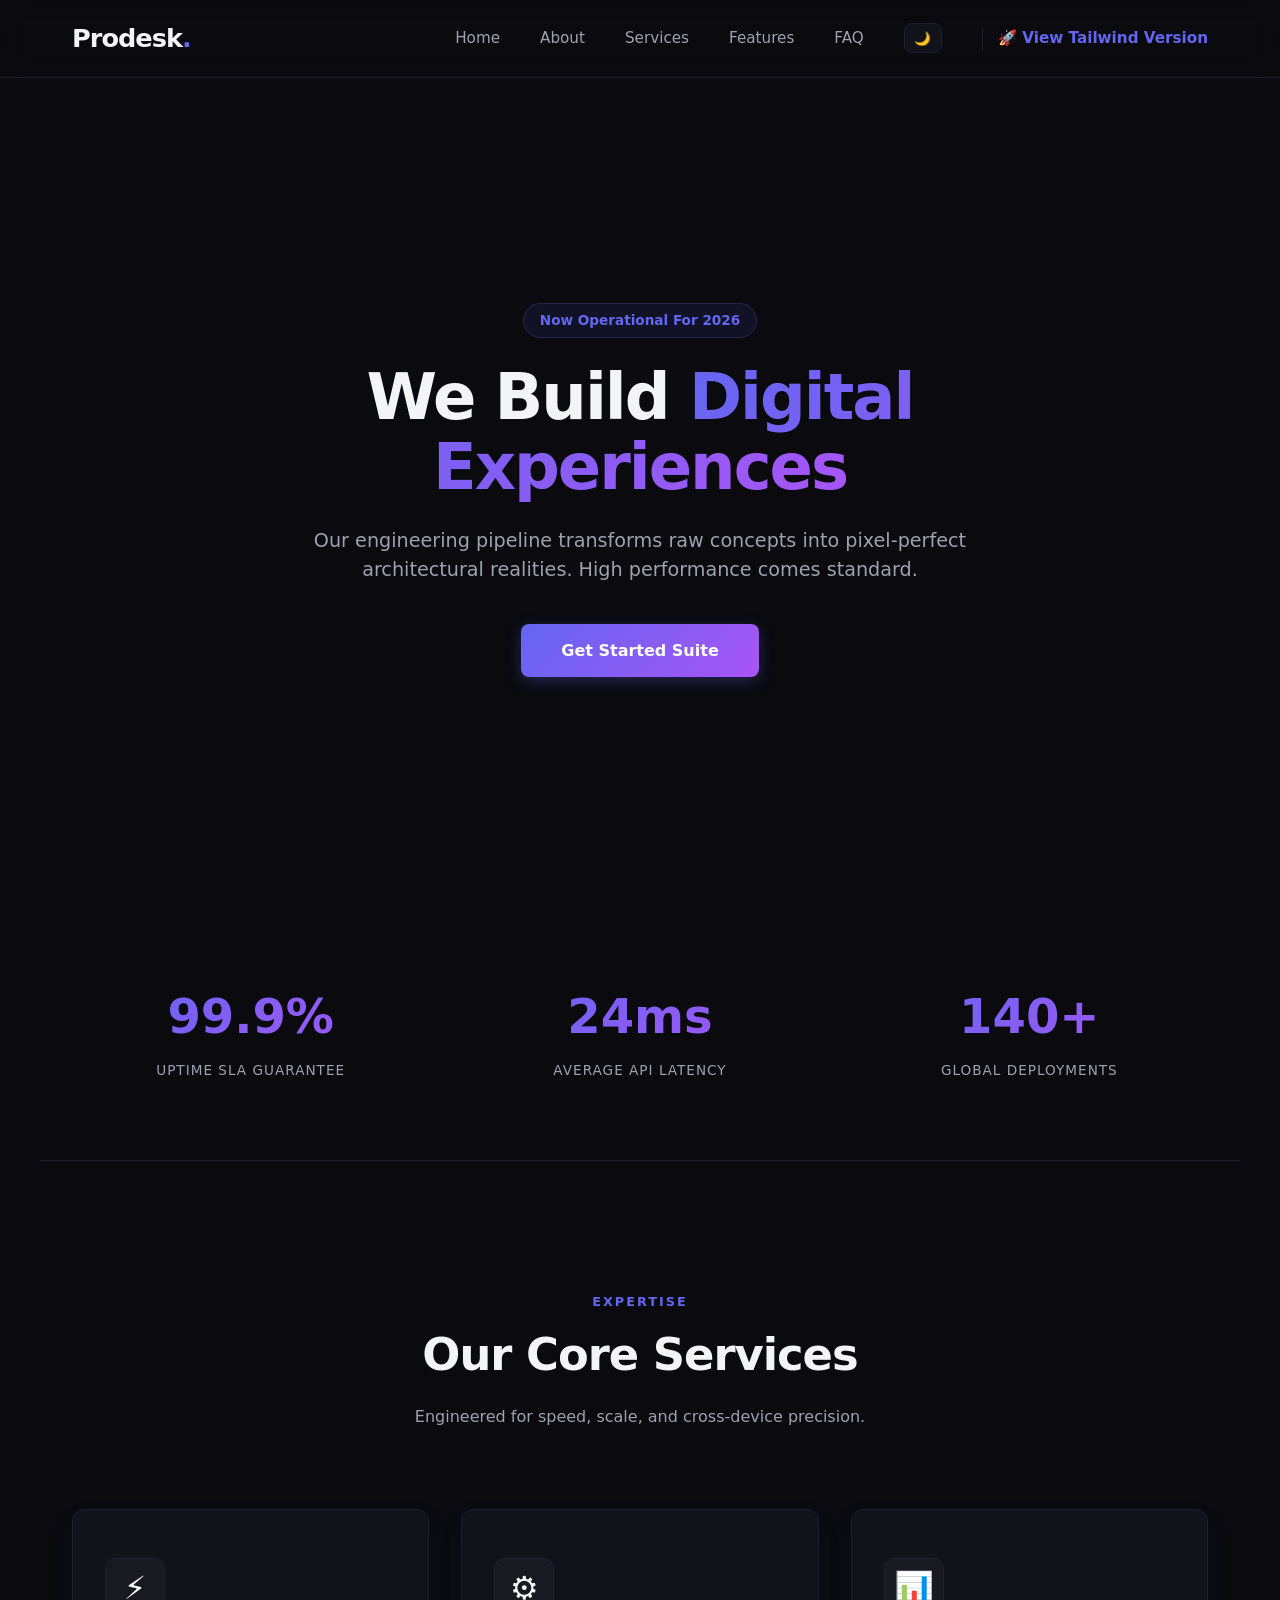
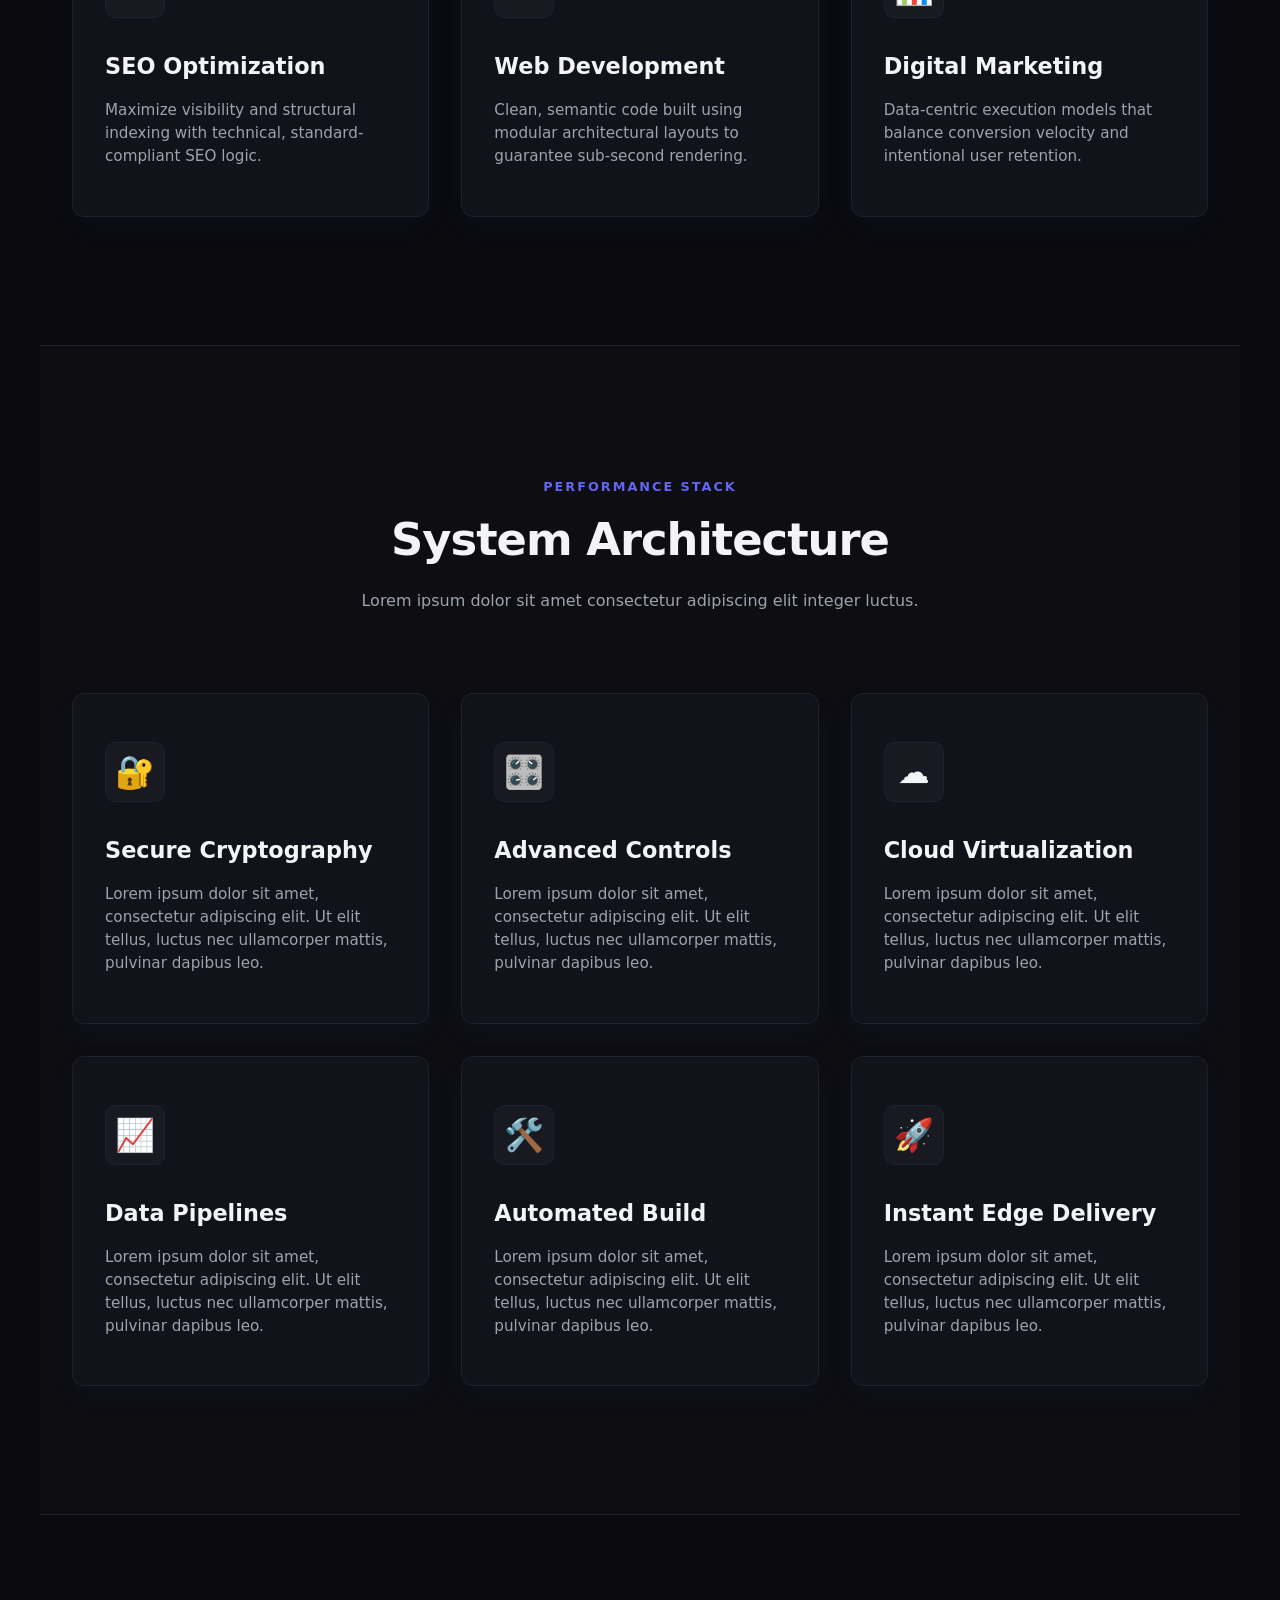
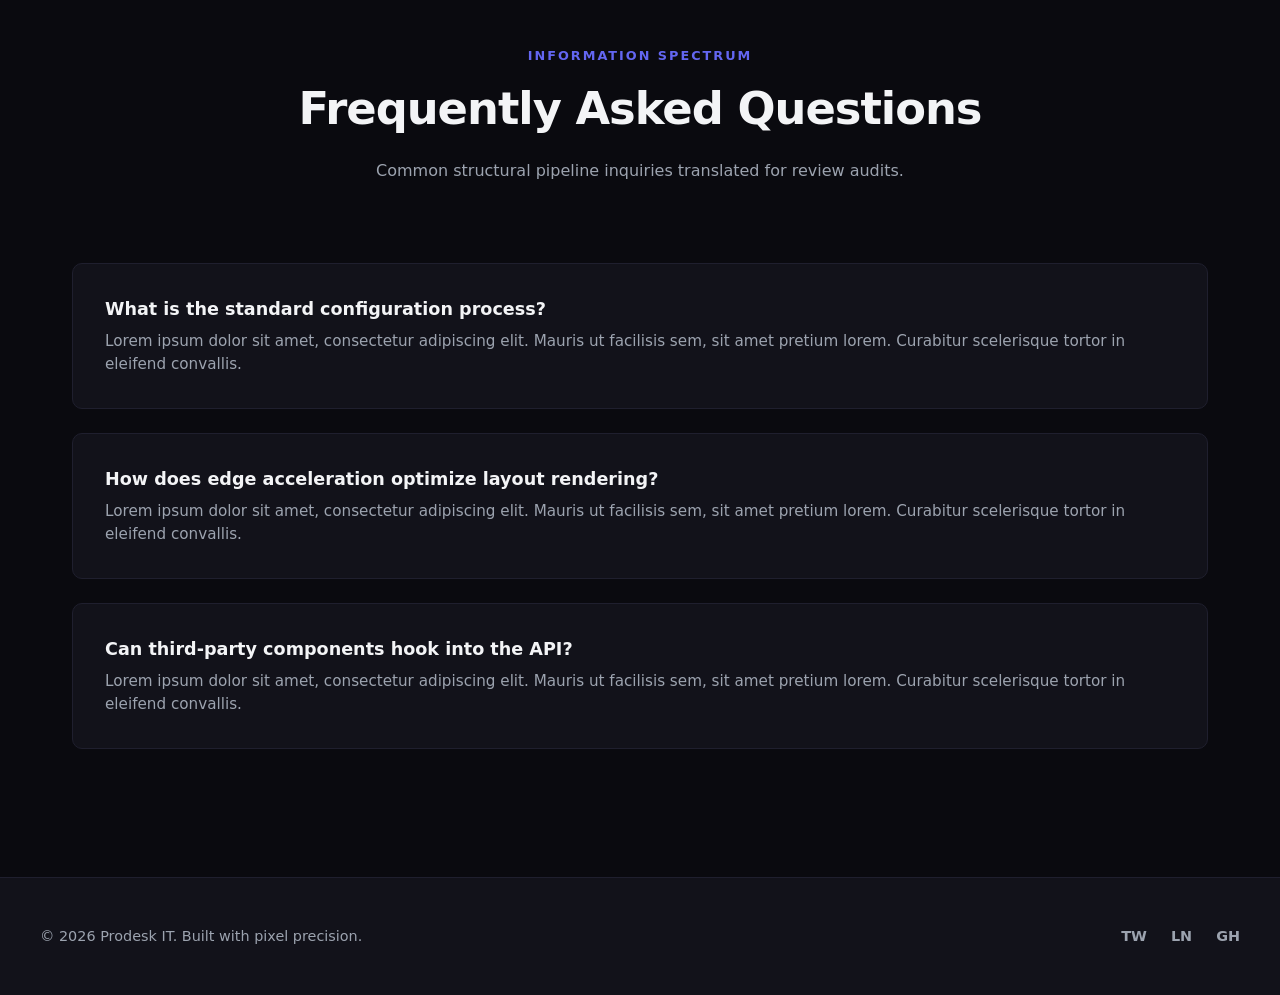
<file: index.html>
<!DOCTYPE html>
<html lang="en">
<head>
    <meta charset="UTF-8">
    <meta name="viewport" content="width=device-width, initial-scale=1.0">
    <title>Prodesk IT | Premium Digital Solutions Suite</title>
    <!-- Looking for style.css in the same folder -->
    <link rel="stylesheet" href="style.css">
</head>
<body>

    <!-- STICKY NAVBAR -->
    <header class="navbar">
        <div class="nav-container">
            <div class="logo">Prodesk<span class="dot">.</span></div>
            
            <button class="menu-toggle" aria-label="Toggle Navigation">
                <span></span>
                <span></span>
                <span></span>
            </button>

            <nav class="nav-links">
                <a href="#home" class="nav-item">Home</a>
                <a href="#about" class="nav-item">About</a>
                <a href="#services" class="nav-item">Services</a>
                <a href="#features" class="nav-item">Features</a>
                <a href="#faq" class="nav-item">FAQ</a>
                <button id="theme-toggle" class="theme-btn" aria-label="Toggle Theme">🌙</button>
                
                <!-- PHASE 3 METHOD 1 PORTAL LINK -->
                <a href="tailwind.html" class="nav-item" style="color: #6366f1; font-weight: bold; border-left: 1px solid var(--border-color); padding-left: 15px;">🚀 View Tailwind Version</a>
            </nav>
        </div>
    </header>

    <!-- HERO SECTION -->
    <section id="home" class="hero">
        <div class="hero-badge">Now Operational For 2026</div>
        <div class="hero-content">
            <h1>We Build <span>Digital Experiences</span></h1>
            <p>Our engineering pipeline transforms raw concepts into pixel-perfect architectural realities. High performance comes standard.</p>
            <div class="hero-actions">
                <a href="#services" class="cta-btn primary-cta">Get Started Suite</a>
            </div>
        </div>
    </section>

    <!-- METRICS BANNER (NEW SECTION) -->
    <section class="services-section" style="padding: 4rem 2rem; border-bottom: 1px solid var(--border-color);">
        <div class="services-grid" style="grid-template-columns: repeat(auto-fit, minmax(200px, 1fr)); text-align: center;">
            <div style="padding: 1rem;">
                <h3 style="font-size: 3rem; font-weight: 800; background: var(--brand-gradient); -webkit-background-clip: text; -webkit-text-fill-color: transparent; margin-bottom: 0.5rem;">99.9%</h3>
                <p style="color: var(--text-muted); font-size: 0.85rem; text-transform: uppercase; letter-spacing: 1px;">Uptime SLA Guarantee</p>
            </div>
            <div style="padding: 1rem;">
                <h3 style="font-size: 3rem; font-weight: 800; background: var(--brand-gradient); -webkit-background-clip: text; -webkit-text-fill-color: transparent; margin-bottom: 0.5rem;">24ms</h3>
                <p style="color: var(--text-muted); font-size: 0.85rem; text-transform: uppercase; letter-spacing: 1px;">Average API Latency</p>
            </div>
            <div style="padding: 1rem;">
                <h3 style="font-size: 3rem; font-weight: 800; background: var(--brand-gradient); -webkit-background-clip: text; -webkit-text-fill-color: transparent; margin-bottom: 0.5rem;">140+</h3>
                <p style="color: var(--text-muted); font-size: 0.85rem; text-transform: uppercase; letter-spacing: 1px;">Global Deployments</p>
            </div>
        </div>
    </section>

    <!-- SERVICES MODULE -->
    <section id="services" class="services-section">
        <div class="section-header">
            <span class="sub-title">Expertise</span>
            <h2>Our Core Services</h2>
            <p>Engineered for speed, scale, and cross-device precision.</p>
        </div>
        
        <div class="services-grid">
            <div class="service-card">
                <div class="card-glow"></div>
                <div class="card-icon">⚡</div>
                <h3>SEO Optimization</h3>
                <p>Maximize visibility and structural indexing with technical, standard-compliant SEO logic.</p>
            </div>
            <div class="service-card">
                <div class="card-glow"></div>
                <div class="card-icon">⚙️</div>
                <h3>Web Development</h3>
                <p>Clean, semantic code built using modular architectural layouts to guarantee sub-second rendering.</p>
            </div>
            <div class="service-card">
                <div class="card-glow"></div>
                <div class="card-icon">📊</div>
                <h3>Digital Marketing</h3>
                <p>Data-centric execution models that balance conversion velocity and intentional user retention.</p>
            </div>
        </div>
    </section>

    <!-- CORE FEATURE ARCHITECTURE (NEW LOREM SECTION) -->
    <section id="features" class="services-section" style="border-top: 1px solid var(--border-color); background: rgba(255,255,255,0.01);">
        <div class="section-header">
            <span class="sub-title">Performance Stack</span>
            <h2>System Architecture</h2>
            <p>Lorem ipsum dolor sit amet consectetur adipiscing elit integer luctus.</p>
        </div>
        <div class="services-grid">
            <div class="service-card">
                <div class="card-icon">🔐</div>
                <h3>Secure Cryptography</h3>
                <p>Lorem ipsum dolor sit amet, consectetur adipiscing elit. Ut elit tellus, luctus nec ullamcorper mattis, pulvinar dapibus leo.</p>
            </div>
            <div class="service-card">
                <div class="card-icon">🎛️</div>
                <h3>Advanced Controls</h3>
                <p>Lorem ipsum dolor sit amet, consectetur adipiscing elit. Ut elit tellus, luctus nec ullamcorper mattis, pulvinar dapibus leo.</p>
            </div>
            <div class="service-card">
                <div class="card-icon">☁️</div>
                <h3>Cloud Virtualization</h3>
                <p>Lorem ipsum dolor sit amet, consectetur adipiscing elit. Ut elit tellus, luctus nec ullamcorper mattis, pulvinar dapibus leo.</p>
            </div>
            <div class="service-card">
                <div class="card-icon">📈</div>
                <h3>Data Pipelines</h3>
                <p>Lorem ipsum dolor sit amet, consectetur adipiscing elit. Ut elit tellus, luctus nec ullamcorper mattis, pulvinar dapibus leo.</p>
            </div>
            <div class="service-card">
                <div class="card-icon">🛠️</div>
                <h3>Automated Build</h3>
                <p>Lorem ipsum dolor sit amet, consectetur adipiscing elit. Ut elit tellus, luctus nec ullamcorper mattis, pulvinar dapibus leo.</p>
            </div>
            <div class="service-card">
                <div class="card-icon">🚀</div>
                <h3>Instant Edge Delivery</h3>
                <p>Lorem ipsum dolor sit amet, consectetur adipiscing elit. Ut elit tellus, luctus nec ullamcorper mattis, pulvinar dapibus leo.</p>
            </div>
        </div>
    </section>

    <!-- FAQ KNOWLEDGE INTERACTIVE MODULE (NEW SECTION) -->
    <section id="faq" class="services-section" style="border-top: 1px solid var(--border-color);">
        <div class="section-header">
            <span class="sub-title">Information Spectrum</span>
            <h2>Frequently Asked Questions</h2>
            <p>Common structural pipeline inquiries translated for review audits.</p>
        </div>
        <div style="max-w: 800px; margin: 0 auto; display: flex; flex-direction: column; gap: 1.5rem;">
            <div style="background: var(--bg-surface); padding: 2rem; border-radius: 10px; border: 1px solid var(--border-color);">
                <h4 style="font-size: 1.1rem; margin-bottom: 0.5rem; color: var(--text-main);">What is the standard configuration process?</h4>
                <p style="color: var(--text-muted); font-size: 0.95rem;">Lorem ipsum dolor sit amet, consectetur adipiscing elit. Mauris ut facilisis sem, sit amet pretium lorem. Curabitur scelerisque tortor in eleifend convallis.</p>
            </div>
            <div style="background: var(--bg-surface); padding: 2rem; border-radius: 10px; border: 1px solid var(--border-color);">
                <h4 style="font-size: 1.1rem; margin-bottom: 0.5rem; color: var(--text-main);">How does edge acceleration optimize layout rendering?</h4>
                <p style="color: var(--text-muted); font-size: 0.95rem;">Lorem ipsum dolor sit amet, consectetur adipiscing elit. Mauris ut facilisis sem, sit amet pretium lorem. Curabitur scelerisque tortor in eleifend convallis.</p>
            </div>
            <div style="background: var(--bg-surface); padding: 2rem; border-radius: 10px; border: 1px solid var(--border-color);">
                <h4 style="font-size: 1.1rem; margin-bottom: 0.5rem; color: var(--text-main);">Can third-party components hook into the API?</h4>
                <p style="color: var(--text-muted); font-size: 0.95rem;">Lorem ipsum dolor sit amet, consectetur adipiscing elit. Mauris ut facilisis sem, sit amet pretium lorem. Curabitur scelerisque tortor in eleifend convallis.</p>
            </div>
        </div>
    </section>

    <!-- FOOTER -->
    <footer class="footer">
        <div class="footer-container">
            <p>&copy; 2026 Prodesk IT. Built with pixel precision.</p>
            <div class="social-links">
                <a href="#" class="social-item">TW</a>
                <a href="#" class="social-item">LN</a>
                <a href="#" class="social-item">GH</a>
            </div>
        </div>
    </footer>

    <script>
        const menuToggle = document.querySelector('.menu-toggle');
        const navLinks = document.querySelector('.nav-links');

        menuToggle.addEventListener('click', () => {
            navLinks.classList.toggle('active');
            menuToggle.classList.toggle('open');
        });

        const themeToggle = document.getElementById('theme-toggle');
        themeToggle.addEventListener('click', () => {
            document.body.classList.toggle('light-theme');
            themeToggle.textContent = document.body.classList.contains('light-theme') ? '🌙' : '☀️';
        });
    </script>
</body>
</html>
</file>
<file: style.css>
/* ==========================================================================
   RESET & SYSTEM VARIABLE SPECIFICATIONS (Midnight Tech Theme Default)
   ========================================================================== */
* {
    margin: 0;
    padding: 0;
    box-sizing: border-box;
}

:root {
    --bg-main: #0a0a0f;
    --bg-surface: #12121a;
    --border-color: #1f1f2e;
    --text-main: #f3f4f6;
    --text-muted: #9ca3af;
    --brand-primary: #6366f1; /* Deep Indigo */
    --brand-gradient: linear-gradient(135deg, #6366f1 0%, #a855f7 100%);
    --card-shadow: rgba(99, 102, 241, 0.05);
    --transition: all 0.3s cubic-bezier(0.4, 0, 0.2, 1);
}

/* Light Theme Variables (Phase 2 Toggle Option) */
body.light-theme {
    --bg-main: #f9fafb;
    --bg-surface: #ffffff;
    --border-color: #e5e7eb;
    --text-main: #111827;
    --text-muted: #4b5563;
    --brand-primary: #4f46e5;
    --brand-gradient: linear-gradient(135deg, #4f46e5 0%, #7c3aed 100%);
    --card-shadow: rgba(0, 0, 0, 0.05);
}

html {
    scroll-behavior: smooth;
    font-family: 'Inter', system-ui, -apple-system, sans-serif;
}

body {
    background-color: var(--bg-main);
    color: var(--text-main);
    transition: background-color 0.3s, color 0.3s;
    line-height: 1.5;
}

/* ==========================================================================
   STICKY STYLISH NAVBAR (Phase 1 & 2)
   ========================================================================== */
.navbar {
    position: fixed;
    top: 0;
    left: 0;
    width: 100%;
    background-color: rgba(10, 10, 15, 0.8);
    backdrop-filter: blur(12px); /* Phase 3 Ready Sneak-Peek */
    border-bottom: 1px solid var(--border-color);
    z-index: 1000;
    transition: var(--transition);
}

body.light-theme .navbar {
    background-color: rgba(249, 249, 251, 0.8);
}

.nav-container {
    max-width: 1200px;
    margin: 0 auto;
    padding: 1.2rem 2rem;
    display: flex;
    justify-content: space-between;
    align-items: center;
}

.logo {
    font-size: 1.6rem;
    font-weight: 800;
    letter-spacing: -1px;
}

.logo .dot {
    color: var(--brand-primary);
}

.nav-links {
    display: flex;
    align-items: center;
    gap: 2.5rem;
}

.nav-item {
    text-decoration: none;
    color: var(--text-muted);
    font-weight: 500;
    font-size: 0.95rem;
    transition: var(--transition);
}

.nav-item:hover {
    color: var(--text-main);
}

.theme-btn {
    background: var(--bg-surface);
    border: 1px solid var(--border-color);
    padding: 0.4rem 0.6rem;
    border-radius: 8px;
    cursor: pointer;
    transition: var(--transition);
}

.theme-btn:hover {
    background: var(--border-color);
}

/* Hamburger UI */
.menu-toggle {
    display: none;
    flex-direction: column;
    gap: 6px;
    background: none;
    border: none;
    cursor: pointer;
}

.menu-toggle span {
    width: 22px;
    height: 2px;
    background-color: var(--text-main);
    transition: var(--transition);
}

/* ==========================================================================
   HERO ARCHITECTURE (Centered & Bold)
   ========================================================================== */
.hero {
    min-height: 100vh;
    display: flex;
    flex-direction: column;
    justify-content: center;
    align-items: center;
    text-align: center;
    padding: 80px 2rem 0 2rem;
}

.hero-badge {
    background: rgba(99, 102, 241, 0.1);
    color: var(--brand-primary);
    padding: 0.4rem 1rem;
    border-radius: 20px;
    font-size: 0.85rem;
    font-weight: 600;
    margin-bottom: 1.5rem;
    border: 1px solid rgba(99, 102, 241, 0.2);
}

.hero-content {
    max-width: 750px;
}

.hero h1 {
    font-size: 4rem;
    font-weight: 800;
    line-height: 1.1;
    letter-spacing: -2px;
    margin-bottom: 1.5rem;
}

.hero h1 span {
    background: var(--brand-gradient);
    -webkit-background-clip: text;
    -webkit-text-fill-color: transparent;
}

.hero p {
    font-size: 1.2rem;
    color: var(--text-muted);
    margin-bottom: 2.5rem;
}

/* CTA Micro-Interactions */
.cta-btn {
    display: inline-block;
    padding: 0.9rem 2.5rem;
    font-weight: 600;
    border-radius: 8px;
    text-decoration: none;
    transition: var(--transition);
}

.primary-cta {
    background: var(--brand-gradient);
    color: #ffffff;
    box-shadow: 0 4px 15px rgba(99, 102, 241, 0.3);
}

.primary-cta:hover {
    transform: scale(1.03);
    box-shadow: 0 6px 20px rgba(99, 102, 241, 0.5);
}

/* ==========================================================================
   SERVICES GRID (Modern Cards)
   ========================================================================== */
.services-section {
    max-width: 1200px;
    margin: 0 auto;
    padding: 8rem 2rem;
}

.section-header {
    text-align: center;
    margin-bottom: 5rem;
}

.sub-title {
    text-transform: uppercase;
    font-size: 0.8rem;
    letter-spacing: 2px;
    color: var(--brand-primary);
    font-weight: 700;
}

.section-header h2 {
    font-size: 2.8rem;
    font-weight: 800;
    margin-top: 0.5rem;
    margin-bottom: 1rem;
    letter-spacing: -1px;
}

.section-header p {
    color: var(--text-muted);
}

/* 3-Column Grid Layout */
.services-grid {
    display: grid;
    grid-template-columns: repeat(3, 1fr);
    gap: 2rem;
}

.service-card {
    background-color: var(--bg-surface);
    border: 1px solid var(--border-color);
    padding: 3rem 2rem;
    border-radius: 12px;
    position: relative;
    overflow: hidden;
    box-shadow: 0 10px 30px var(--card-shadow);
    transition: var(--transition);
}

.card-icon {
    font-size: 2rem;
    background: rgba(255, 255, 255, 0.03);
    width: 60px;
    height: 60px;
    display: flex;
    align-items: center;
    justify-content: center;
    border-radius: 10px;
    margin-bottom: 2rem;
    border: 1px solid var(--border-color);
}

.service-card h3 {
    font-size: 1.4rem;
    margin-bottom: 1rem;
}

.service-card p {
    color: var(--text-muted);
    font-size: 0.95rem;
}

/* Phase 2: Card Hover Z-Axis Lifting */
.service-card:hover {
    transform: translateY(-8px);
    border-color: var(--brand-primary);
    box-shadow: 0 15px 35px rgba(99, 102, 241, 0.15);
}

/* ==========================================================================
   FOOTER
   ========================================================================== */
.footer {
    border-top: 1px solid var(--border-color);
    padding: 3rem 2rem;
    background-color: var(--bg-surface);
}

.footer-container {
    max-width: 1200px;
    margin: 0 auto;
    display: flex;
    justify-content: space-between;
    align-items: center;
    color: var(--text-muted);
    font-size: 0.9rem;
}

.social-links {
    display: flex;
    gap: 1.5rem;
}

.social-item {
    text-decoration: none;
    color: var(--text-muted);
    font-weight: bold;
    transition: var(--transition);
}

.social-item:hover {
    color: var(--brand-primary);
}

/* ==========================================================================
   RESPONSIVE DESIGN (Strict Mobile Overrides)
   ========================================================================== */
@media (max-width: 768px) {
    .menu-toggle {
        display: flex;
    }

    .nav-links {
        position: absolute;
        top: 100%;
        left: 0;
        right: 0;
        background-color: var(--bg-surface);
        border-bottom: 1px solid var(--border-color);
        flex-direction: column;
        padding: 2.5rem;
        gap: 2rem;
        display: none;
    }

    .nav-links.active {
        display: flex;
    }

    /* Hamburger Animation Transformation */
    .menu-toggle.open span:nth-child(1) {
        transform: rotate(45deg) translate(5px, 6px);
    }
    .menu-toggle.open span:nth-child(2) {
        opacity: 0;
    }
    .menu-toggle.open span:nth-child(3) {
        transform: rotate(-45deg) translate(5px, -7px);
    }

    .hero h1 {
        font-size: 2.6rem;
    }

    /* Collapse to 1 column on smaller viewport screens */
    .services-grid {
        grid-template-columns: 1fr;
    }

    .footer-container {
        flex-direction: column;
        gap: 1.5rem;
        text-align: center;
    }
}
</file>
